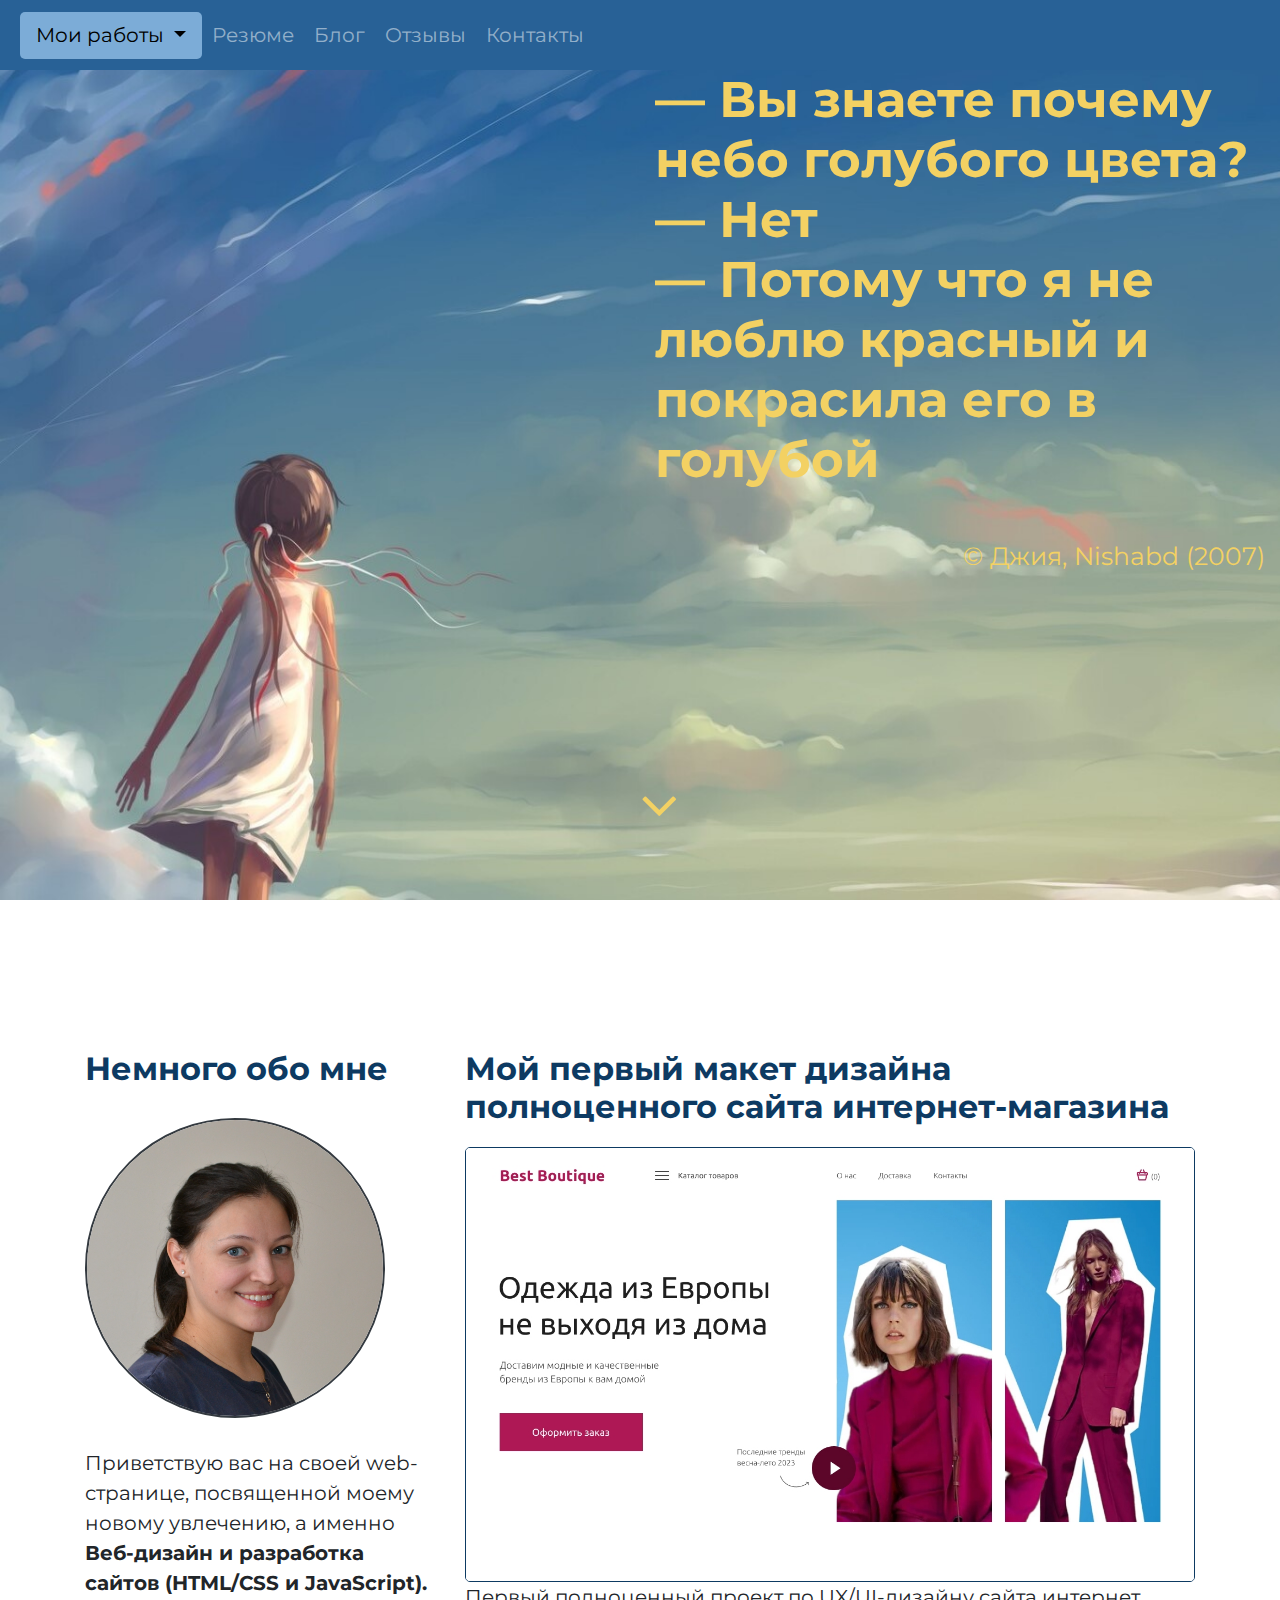
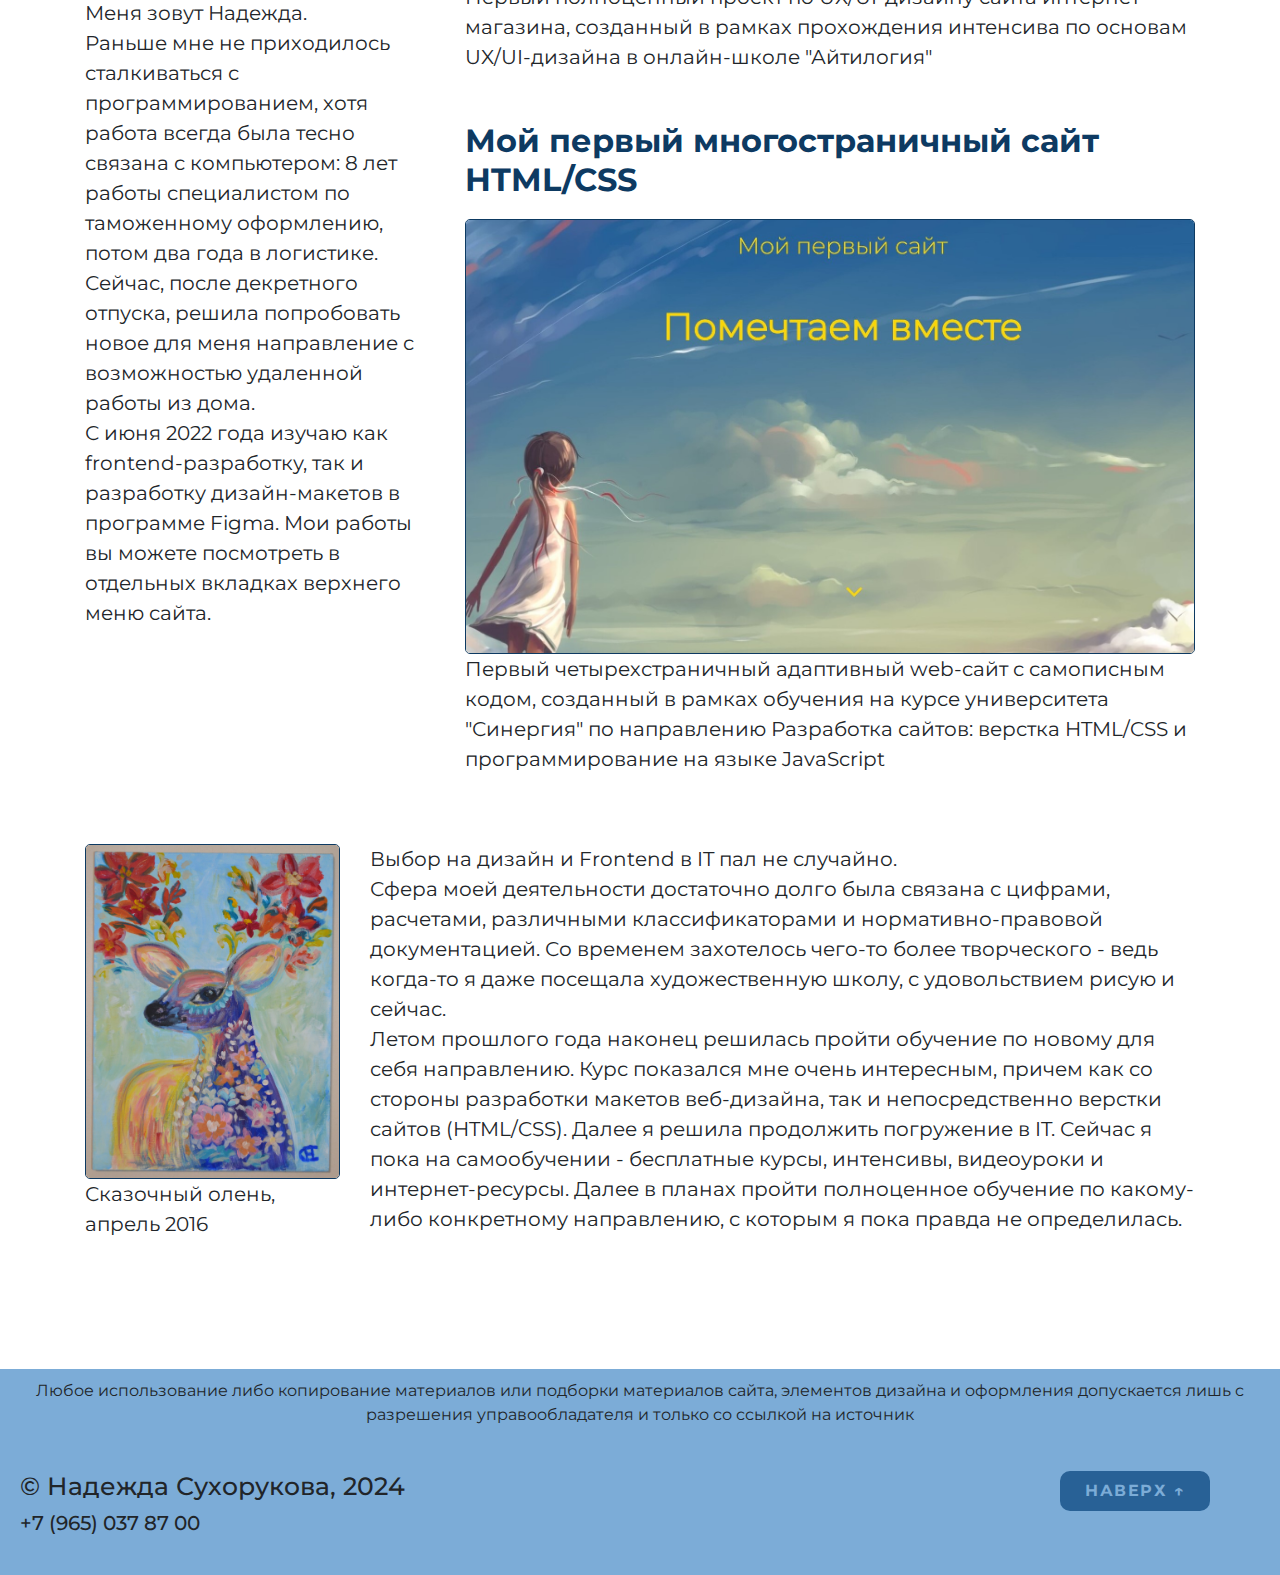
<file: index.html>
<!DOCTYPE html>
<html lang="en">
<head>
    <meta charset="UTF-8">
    <title>Portfolio_new</title>
    <meta name="viewport" content="width=device-width, initial-scale=1">
    <link rel="stylesheet" href="https://maxcdn.bootstrapcdn.com/bootstrap/4.1.0/css/bootstrap.min.css">
    <!--подключаем собственные стили-->
    <link rel="stylesheet" href="styles.css">
    <!--подключаем фавикон-->
    <link rel="shortcut icon" type="image/x-icon" href="img/fav/favicon.png">
    <!--подключаем шрифты-->
    <link rel="stylesheet" href="https://fonts.googleapis.com/css2?family=Montserrat:wght@300&display=swap">
    <link rel="stylesheet" href="https://stackpath.bootstrapcdn.com/font-awesome/4.7.0/css/font-awesome.min.css">
    <script src="https://ajax.googleapis.com/ajax/libs/jquery/3.3.1/jquery.min.js"></script>
    <script src="https://cdnjs.cloudflare.com/ajax/libs/popper.js/1.14.0/umd/popper.min.js"></script>
    <script src="https://maxcdn.bootstrapcdn.com/bootstrap/4.1.0/js/bootstrap.min.js"></script>

</head>
<body>

<!--
Основной Цвет:
#286296	#335371	#0D3A62	#5B96CB	#79A4CB   синий: яркий / тускло-серый / темный / светлый / очень светлый
Вторичный Цвет A:
#E8BC31	#AE9547	#977610	#F3D163	#F3DA8A   шафрановый: яркий / тускло-серый / темный / светлый / очень светлый
Вторичный Цвет B:
#E86A31	#AE6747	#973A10	#F39063	#F3AB8A   рыжий: яркий / тускло-серый / темный / светлый / очень светлый

близкий к синему - светло зеленый #66D6C0
-->

<!--  MENU -->
<nav class="navbar fixed-top navbar-expand-sm navbar-dark">
    <div class="dropdown open">
        <button class="btn dropdown-toggle" type="button" id="dropdownMenuButton" data-toggle="dropdown"
                aria-haspopup="true" aria-expanded="false" style="background-color: #7CACD7;">Мои работы
        </button>
        <div class="dropdown-menu" aria-labelledby="dropdownMenuButton">
            <a class="dropdown-item" href="pages/Sites/index_Sites.html">Сайты</a>
            <a class="dropdown-item" href="pages/Content/index_Content.html">Контент</a>
            <a class="dropdown-item" href="pages/Design/index_Design.html">Дизайн</a>
        </div>
    </div>
    <div class="collapse navbar-collapse" id="collapsibleNavbar">
        <ul class="navbar-nav">
            <li class="nav-item">
                <a class="nav-link" target="_blank"
                   href="https://spb.hh.ru/resume/140a041dff09cc99e50039ed1f4a733579504f">Резюме</a>
            </li>
            <li class="nav-item">
                <a class="nav-link" target="_blank" href="pages/Dummy/index_Dummy.html">Блог</a>
            </li>
            <li class="nav-item">
                <a class="nav-link" target="_blank" href="pages/Dummy/index_Dummy.html">Отзывы</a>
            </li>
            <li class="nav-item">
                <a class="nav-link" href="pages/Dummy/index_Dummy.html">Контакты</a>
            </li>
        </ul>
    </div>
</nav>

<!--  BANNER -->
<div class="banner">
    <div class="container-fluid">
        <div class="row">
            <div class="intro col-sm-6 offset-sm-6" style="margin-top: 70px; margin-right: 50px;">
                <blockquote class="blockquote">
                    <h1><strong>— Вы знаете почему небо голубого цвета? <br>— Нет <br>— Потому что я не люблю красный и покрасила его в голубой</strong></h1><br>
                    <p>&copy; Джия, Nishabd (2007)</p>
                </blockquote>
            </div>
        </div>
        <div class="arrow"><a href="#container" class="fa fa-angle-down" aria-hidden="true"></a></div>
    </div>
</div>

<!--  CONTENT -->

<div class="container" id="container" style="margin-top:50px; padding-top: 100px;">
    <div class="row">
        <div class="col-sm-4">
            <h3>Немного обо мне</h3>
            <div class="circle" style="margin: 30px auto">
                <img src="img/DSC_0020.JPG" width="300px" alt="Мое фото" class="img-fluid rounded-circle border-dark"
                     style="border: 2px solid gray"></div>
            <p>Приветствую вас на своей web-странице, посвященной моему новому увлечению, а именно <strong>Веб-дизайн и
                разработка сайтов (HTML/CSS и JavaScript).</strong><br> Меня зовут Надежда.<br> Раньше мне не
                приходилось сталкиваться с программированием, хотя работа всегда была тесно связана с компьютером: 8 лет
                работы специалистом по таможенному оформлению, потом два года в логистике. Сейчас, после декретного
                отпуска, решила попробовать новое для меня направление с возможностью удаленной работы из дома.<br>
                С июня 2022 года изучаю как frontend-разработку, так и разработку дизайн-макетов в программе
                Figma. Мои работы вы можете посмотреть в отдельных вкладках верхнего меню сайта.</p>
            <hr class="d-sm-none">
        </div>
        <div class="col-sm-8">
            <h3>Мой первый макет дизайна полноценного сайта интернет-магазина</h3>
            <div class="gallary1" style="margin-top: 20px">
                <a target="_blank" href="pages/Design/img/Project%203_1440.jpg">
                    <img src="img/carousel/UX,UI-design%20Project%203.jpg" class="d-block w-100"
                         alt="Принт-скрин шапки макета"></a>
                <p>Первый полноценный проект по UX/UI-дизайну сайта интернет магазина, созданный в рамках прохождения
                    интенсива по основам UX/UI-дизайна в онлайн-школе "Айтилогия"</p>
            </div>
            <br>
            <h3>Мой первый многостраничный сайт HTML/CSS</h3>
            <div class="gallary1" style="margin-top: 20px">
                <a target="_blank" href="pages/Sites/MyFirstSite/index.html">
                    <img src="img/carousel/Screenshot_2.jpg" class="d-block w-100"
                         alt="Принт-скрин шапки сайта"></a>
                <p>Первый четырехстраничный адаптивный web-сайт с самописным кодом, созданный в рамках обучения на курсе
                    университета "Синергия" по направлению Разработка сайтов: верстка HTML/CSS и программирование на
                    языке JavaScript</p>
            </div>
        </div>
    </div>
    <div class="row" style="margin-top:50px;">
        <div class="col-sm-3">
            <a target="_blank" href="img/deer.JPG">
                <img src="img/deer.JPG" class="d-block w-100"
                     alt="Фотография картины 'Сказочный олень'"></a>
            <p>Сказочный олень, апрель 2016</p>
        </div>
        <hr class="d-sm-none">
        <div class="col-sm-9">
            <p>Выбор на дизайн и Frontend в IT пал не случайно.<br>Сфера моей деятельности достаточно долго была
                связана с цифрами, расчетами, различными классификаторами и нормативно-правовой документацией. Со
                временем захотелось чего-то более творческого - ведь когда-то я даже посещала художественную школу, с
                удовольствием рисую и сейчас.<br>Летом прошлого года наконец решилась пройти обучение по новому для себя
                направлению. Курс показался мне очень интересным, причем как со стороны разработки макетов веб-дизайна,
                так и непосредственно верстки сайтов (HTML/CSS). Далее я решила продолжить погружение в IT. Сейчас я
                пока на самообучении - бесплатные курсы, интенсивы, видеоуроки и интернет-ресурсы. Далее в планах пройти
                полноценное обучение по какому-либо конкретному направлению, с которым я пока правда не определилась.
            </p>
        </div>

    </div>
</div>


<!-- FOOTER -->

<div class="container-fluid" style="margin-top:110px;">
    <div class="row">
        <div class="footer">
            <p>Любое использование либо копирование материалов или подборки материалов сайта, элементов дизайна и
                оформления допускается лишь с разрешения управообладателя и только со ссылкой на источник</p><br>
            <!------ Footer Left ------>
            <div class="ft-left">
                <h5>&copy; Надежда Сухорукова, 2024</h5>
                <h6>+7 (965) 037 87 00</h6>
            </div>
            <!----- //Footer Left ----->
            <!------ Footer Right ------>
            <div class="ft-right">
                <a href="#" class="button">наверх &uarr;</a>
            </div>
            <!----- //Footer Right ----->
        </div>
    </div>
</div>

</body>
</html>
</file>
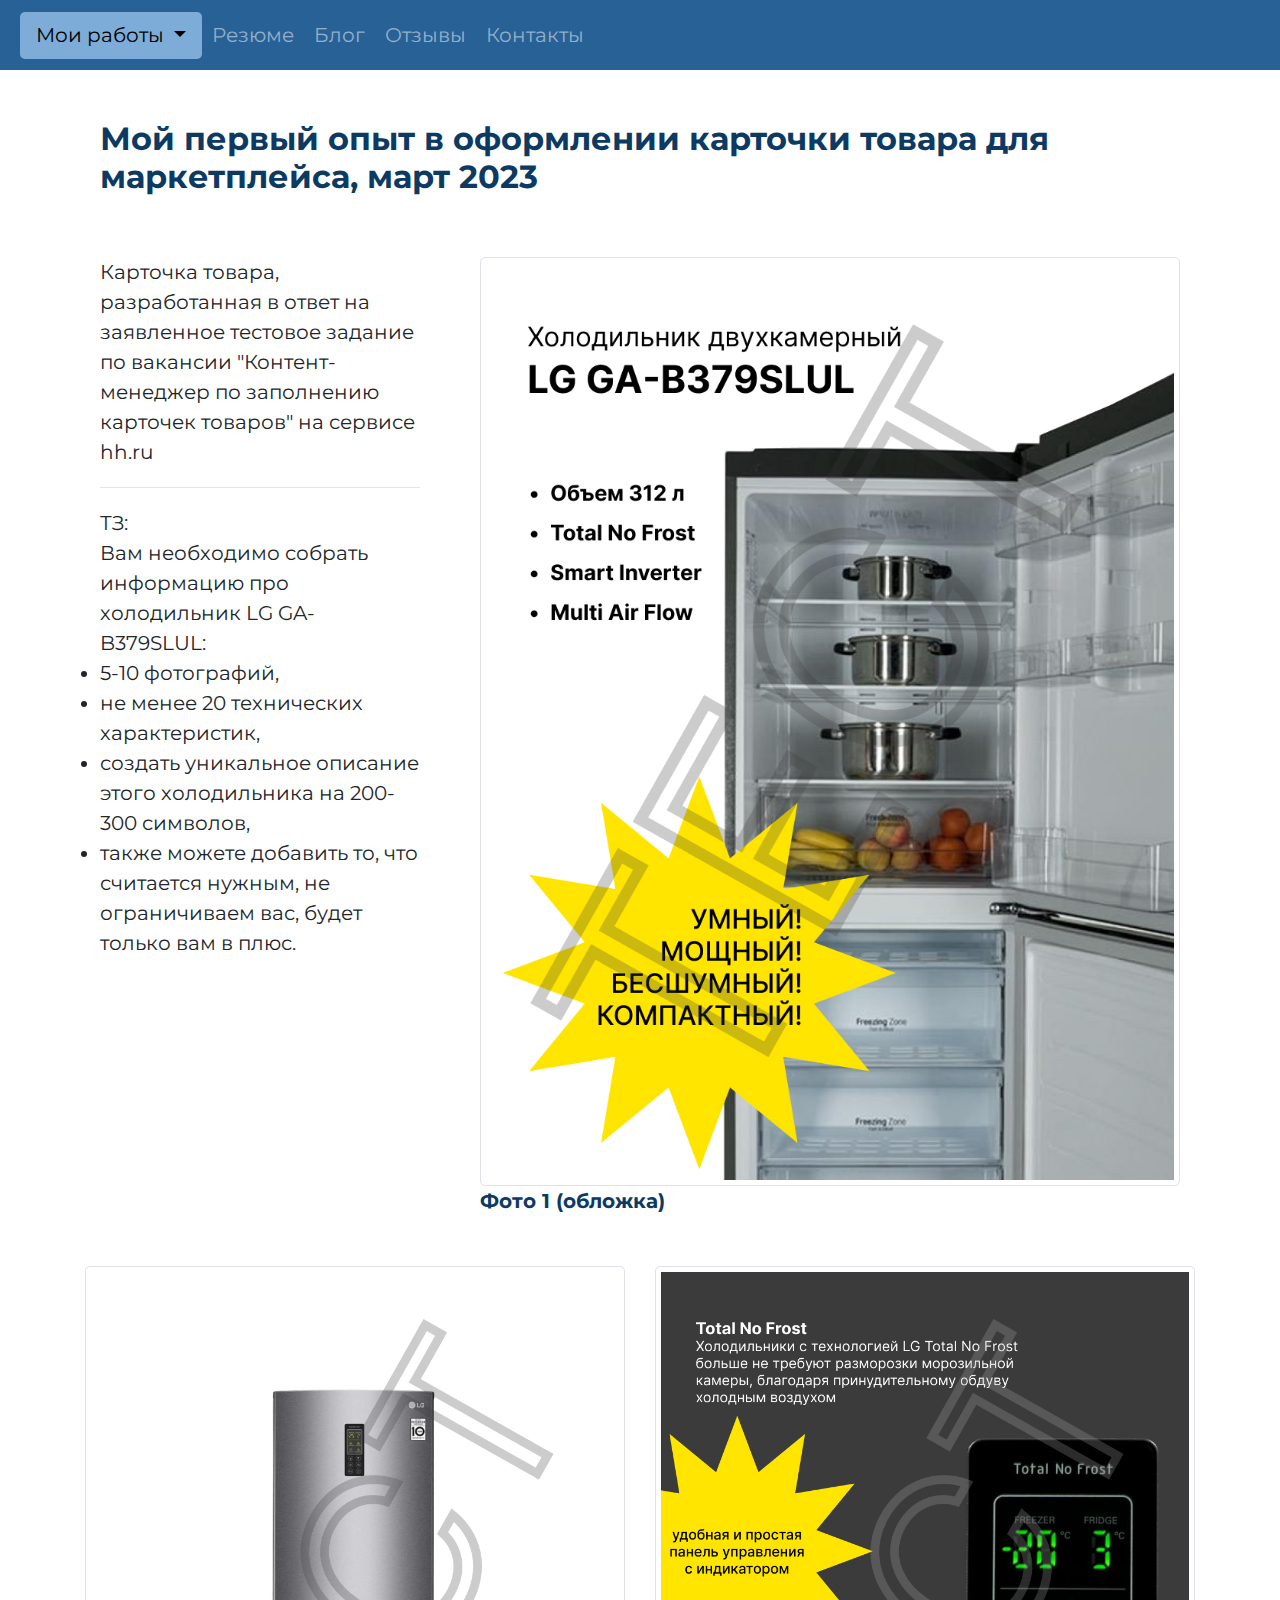
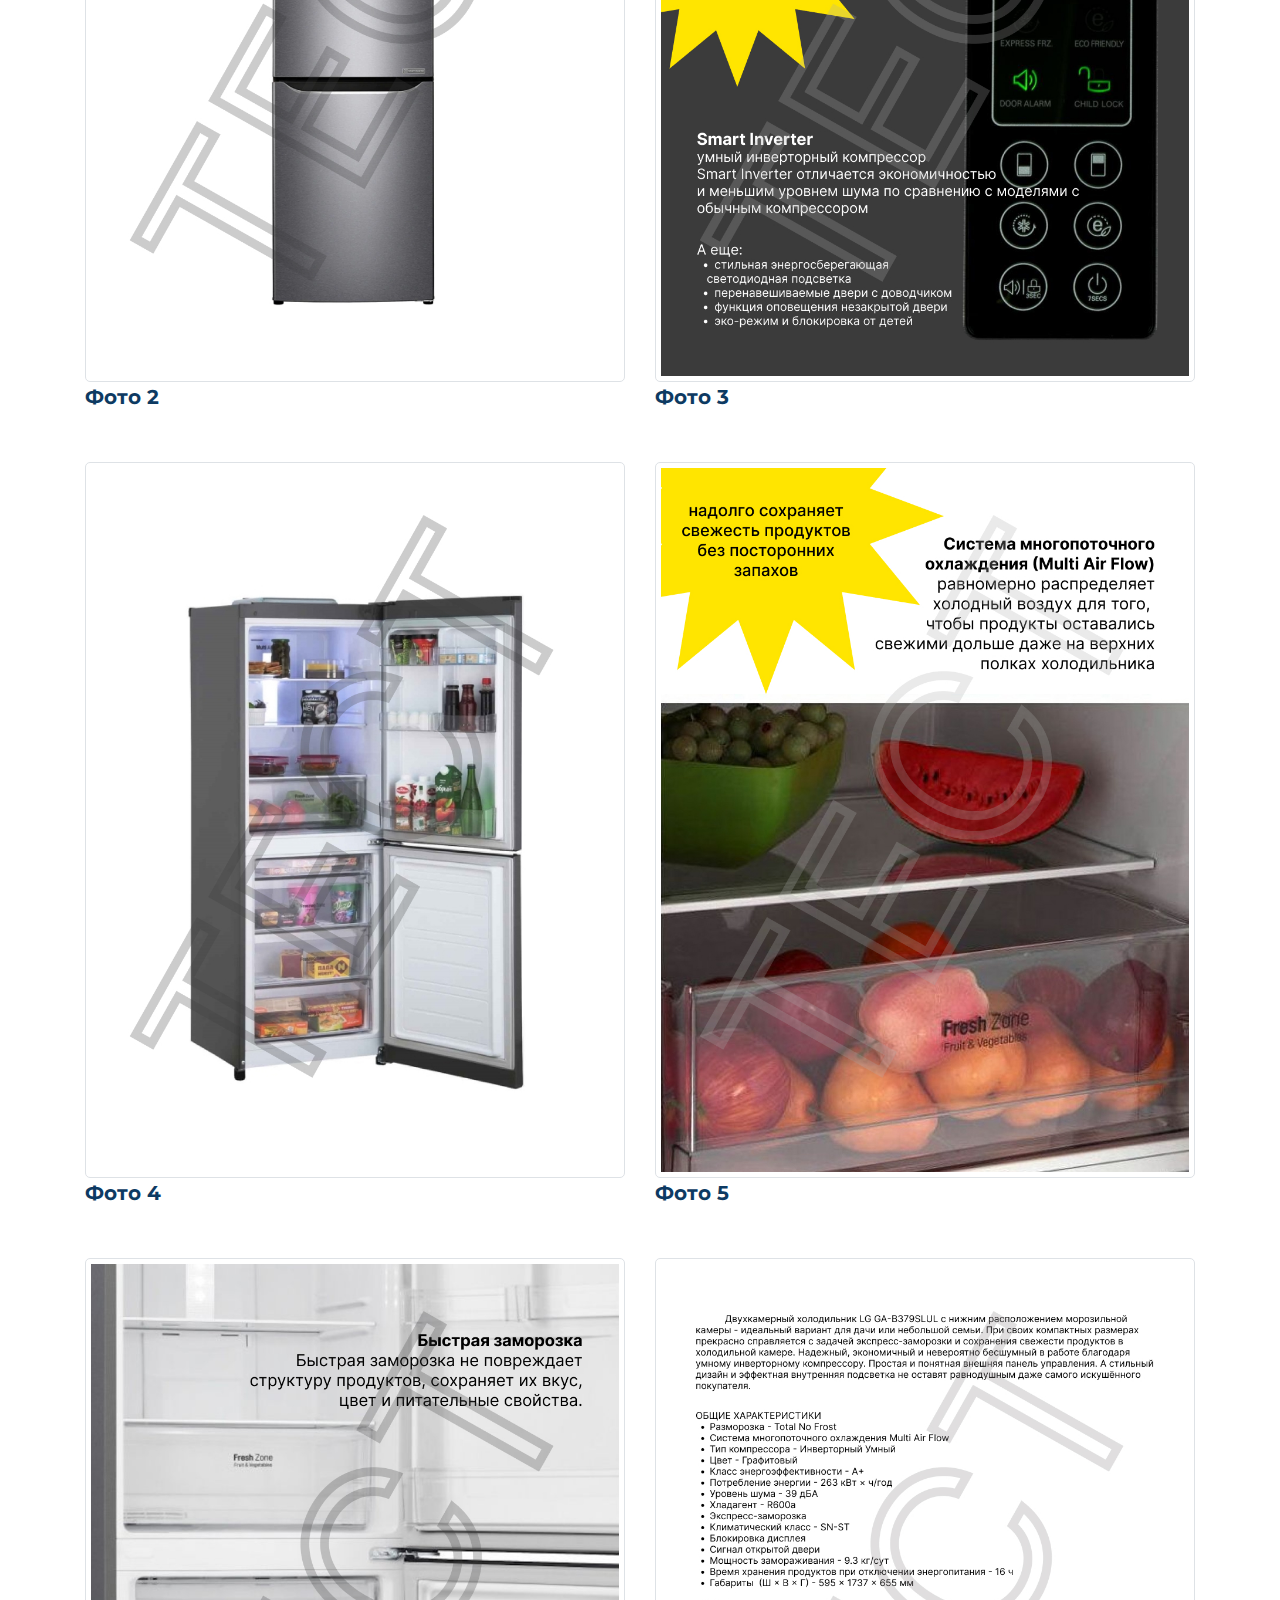
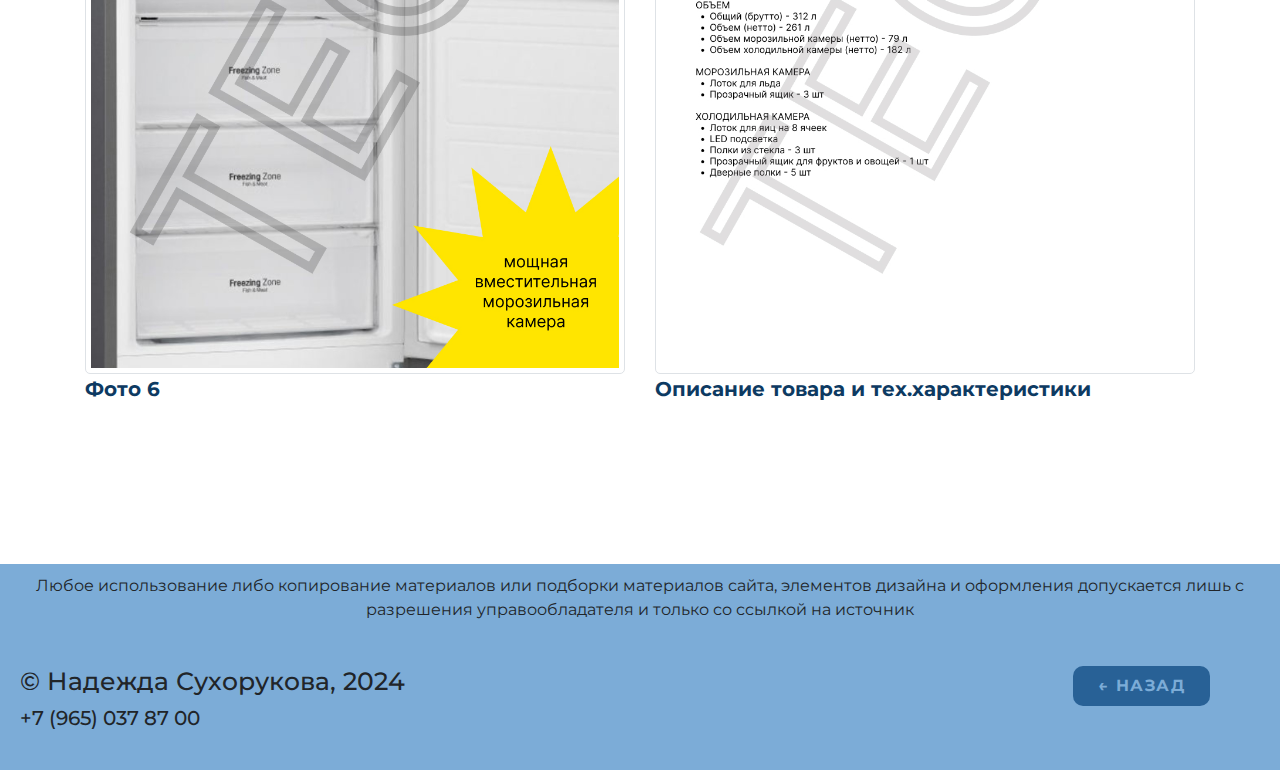
<file: pages/Content/index_Content.html>
<!DOCTYPE html>
<html lang="en">
<head>
    <meta charset="UTF-8">
    <title>Portfolio_new</title>
    <meta name="viewport" content="width=device-width, initial-scale=1">
    <link rel="stylesheet" href="https://maxcdn.bootstrapcdn.com/bootstrap/4.1.0/css/bootstrap.min.css">
    <!--подключаем собственные стили-->
    <link rel="stylesheet" href="../../styles.css">
    <!--подключаем фавикон-->
    <link rel="shortcut icon" type="image/x-icon" href="../../img/fav/favicon.png">
    <!--подключаем шрифты-->
    <link rel="stylesheet" href="https://fonts.googleapis.com/css2?family=Montserrat:wght@300&display=swap">
    <link rel="stylesheet" href="https://stackpath.bootstrapcdn.com/font-awesome/4.7.0/css/font-awesome.min.css">
    <script src="https://ajax.googleapis.com/ajax/libs/jquery/3.3.1/jquery.min.js"></script>
    <script src="https://cdnjs.cloudflare.com/ajax/libs/popper.js/1.14.0/umd/popper.min.js"></script>
    <script src="https://maxcdn.bootstrapcdn.com/bootstrap/4.1.0/js/bootstrap.min.js"></script>

</head>
<body>

<!--  MENU -->
<nav class="navbar fixed-top navbar-expand-sm navbar-dark">
    <div class="dropdown open">
        <button class="btn dropdown-toggle" type="button" id="dropdownMenuButton" data-toggle="dropdown"
                aria-haspopup="true" aria-expanded="false" style="background-color: #7CACD7;">Мои работы
        </button>
        <div class="dropdown-menu" aria-labelledby="dropdownMenuButton">
            <a class="dropdown-item" href="../Sites/index_Sites.html">Сайты</a>
            <a class="dropdown-item" href="../Content/index_Content.html">Контент</a>
            <a class="dropdown-item" href="../Design/index_Design.html">Дизайн</a>
        </div>
    </div>
    <div class="collapse navbar-collapse" id="collapsibleNavbar">
        <ul class="navbar-nav">
            <li class="nav-item">
                <a class="nav-link" target="_blank"
                   href="https://spb.hh.ru/resume/140a041dff09cc99e50039ed1f4a733579504f">Резюме</a>
            </li>
            <li class="nav-item">
                <a class="nav-link" target="_blank" href="../Dummy/index_Dummy.html">Блог</a>
            </li>
            <li class="nav-item">
                <a class="nav-link" target="_blank" href="../Dummy/index_Dummy.html">Отзывы</a>
            </li>
            <li class="nav-item">
                <a class="nav-link" href="../Dummy/index_Dummy.html">Контакты</a>
            </li>
        </ul>
    </div>
</nav>

<!--  CONTENT -->

<div class="container" style="margin-top:120px; margin-bottom: 30px;">
    <div class="row">
        <h3 style="padding: 0 30px 50px;">Мой первый опыт в оформлении карточки товара для маркетплейса, март 2023</h3>
            
        <div class="col-lg-4 col-md-4 col-12" style="padding: 0 30px 50px;">
           <div class="desc">Карточка товара, разработанная в ответ на заявленное тестовое задание по вакансии "Контент-менеджер по заполнению карточек товаров" на сервисе hh.ru<hr>ТЗ:<br>Вам необходимо собрать информацию про холодильник LG GA-B379SLUL:
               <ul>
                   <li>5-10 фотографий,</li>
                   <li>не менее 20 технических характеристик,</li>
                   <li>создать уникальное описание этого холодильника на 200-300 символов,</li>
                   <li>также можете добавить то, что считается нужным, не ограничиваем вас, будет только вам в плюс.</li>
               </ul>
            </div>
        </div>
        
        <div class="col-lg-8 col-md-8 col-12" style="padding: 0 30px 50px;">
            <a target="_blank" href="../Content/img/Frame%201.jpg">
                <img class="img-fluid img-thumbnail" src="../Content/img/Frame%201.jpg"
                     alt="Фото 1 (обложка)">
                <div class="desc">Фото 1 (обложка)</div>
            </a>
        </div>
        
        <div class="col-lg-6 col-md-6 col-12" style="margin-bottom: 50px;">
            <a target="_blank" href="../Content/img/Frame%202.jpg">
                <img class="img-fluid img-thumbnail" src="../Content/img/Frame%202.jpg"
                     alt="Фото 2">
                <div class="desc">Фото 2</div>
            </a>
        </div>
        
        <div class="col-lg-6 col-md-6 col-12" style="margin-bottom: 50px;">
            <a target="_blank" href="../Content/img/Frame%203.jpg">
                <img class="img-fluid img-thumbnail" src="../Content/img/Frame%203.jpg"
                     alt="Фото 3">
                <div class="desc">Фото 3</div>
            </a>
        </div>
        
        <div class="col-lg-6 col-md-6 col-12" style="margin-bottom: 50px;">
            <a target="_blank" href="../Content/img/Frame%204.jpg">
                <img class="img-fluid img-thumbnail" src="../Content/img/Frame%204.jpg"
                     alt="Фото 4">
                <div class="desc">Фото 4</div>
            </a>
        </div>
        
        <div class="col-lg-6 col-md-6 col-12" style="margin-bottom: 50px;">
            <a target="_blank" href="../Content/img/Frame%205.jpg">
                <img class="img-fluid img-thumbnail" src="../Content/img/Frame%205.jpg"
                     alt="Фото 5">
                <div class="desc">Фото 5</div>
            </a>
        </div>
        
         <div class="col-lg-6 col-md-6 col-12" style="margin-bottom: 50px;">
            <a target="_blank" href="../Content/img/Frame%206.jpg">
                <img class="img-fluid img-thumbnail" src="../Content/img/Frame%206.jpg"
                     alt="Фото 6">
                <div class="desc">Фото 6</div>
            </a>
        </div>
        
         <div class="col-lg-6 col-md-6 col-12" style="margin-bottom: 50px;">
            <a target="_blank" href="../Content/img/Frame%207.jpg">
                <img class="img-fluid img-thumbnail" src="../Content/img/Frame%207.jpg"
                     alt="Описание товара и тех.характеристики">
                <div class="desc">Описание товара и тех.характеристики</div>
            </a>
        </div>
        
    </div>
</div>

<!-- FOOTER -->

<div class="container-fluid" style="margin-top:110px;">
    <div class="row">
        <div class="footer">
            <p>Любое использование либо копирование материалов или подборки материалов сайта, элементов дизайна и
                оформления допускается лишь с разрешения управообладателя и только со ссылкой на источник</p><br>
            <!------ Footer Left ------>
            <div class="ft-left">
                <h5>&copy; Надежда Сухорукова, 2024</h5>
                <h6>+7 (965) 037 87 00</h6>
            </div>
            <!----- //Footer Left ----->
            <!------ Footer Right ------>
            <div class="ft-right">
                <a href="../../index.html" class="button">&larr; Назад</a>
            </div>
            <!----- //Footer Right ----->
        </div>
    </div>
</div>

</body>
</html>
</file>
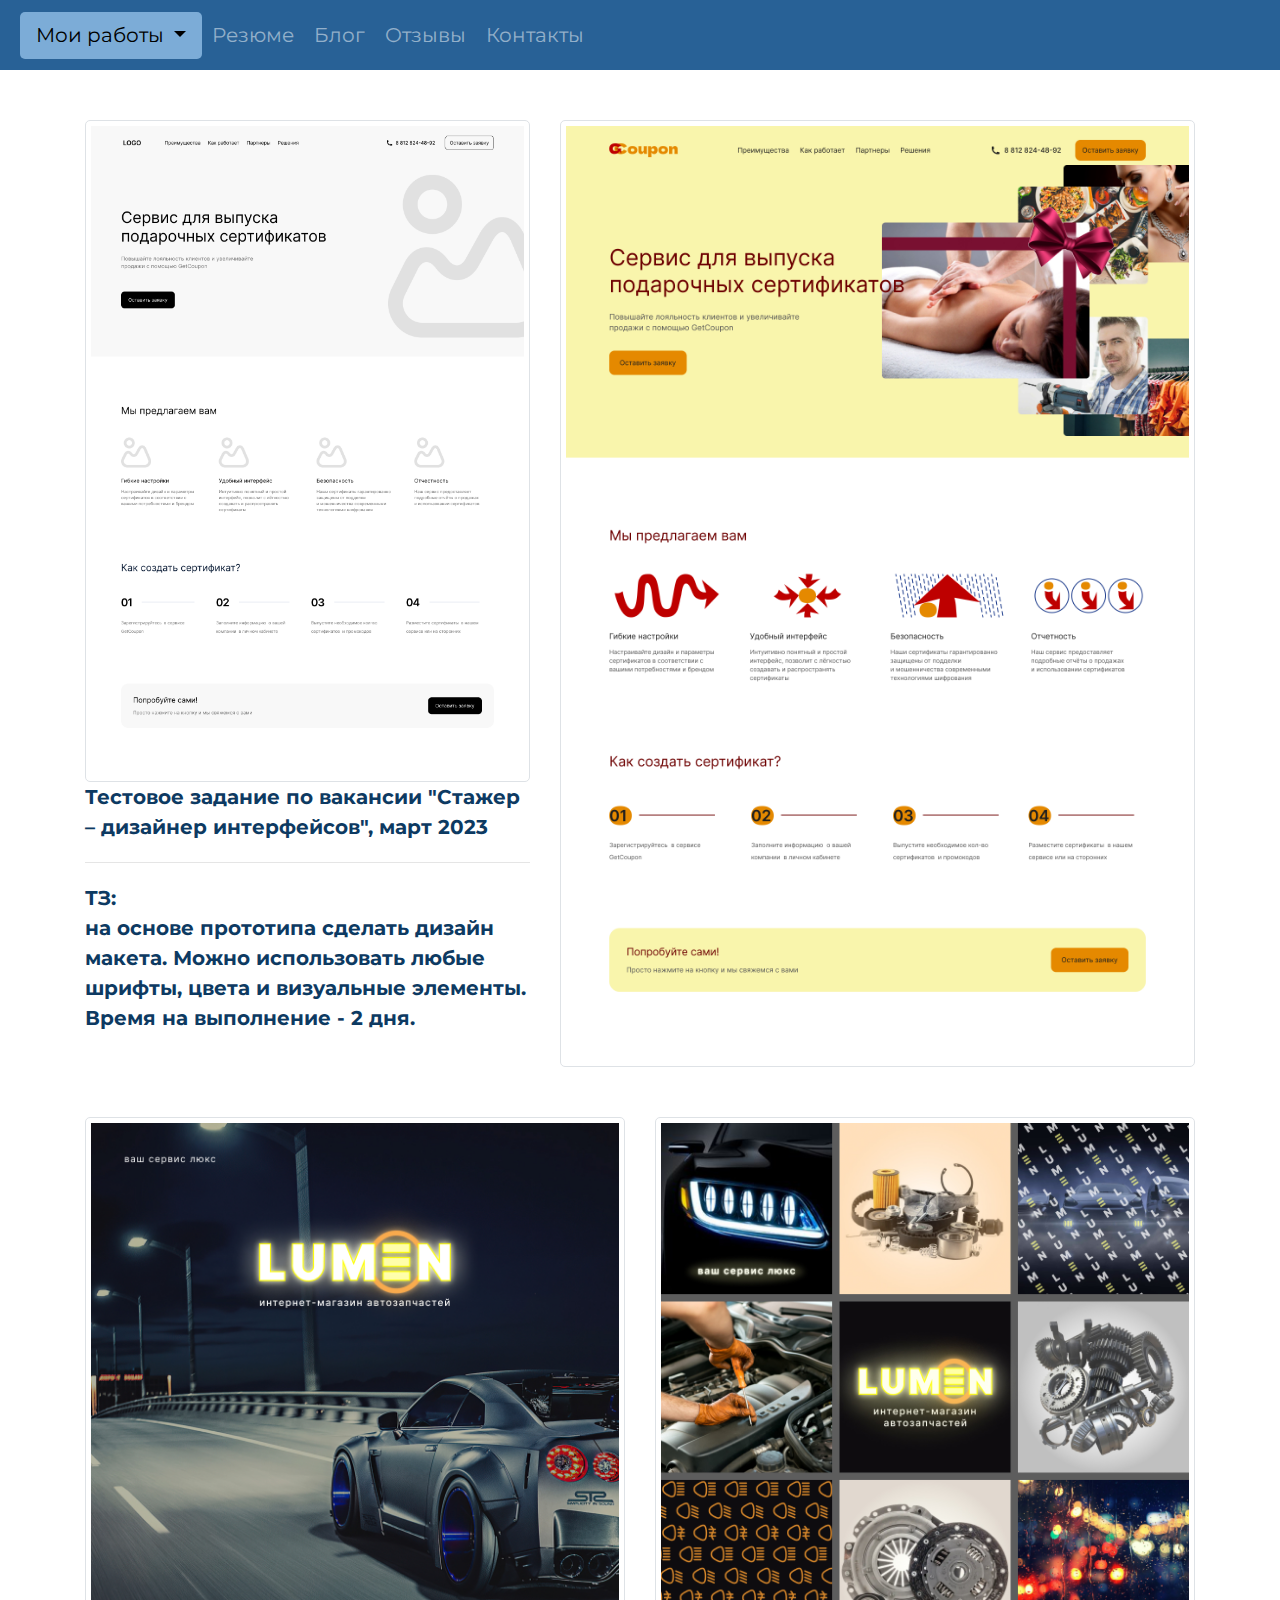
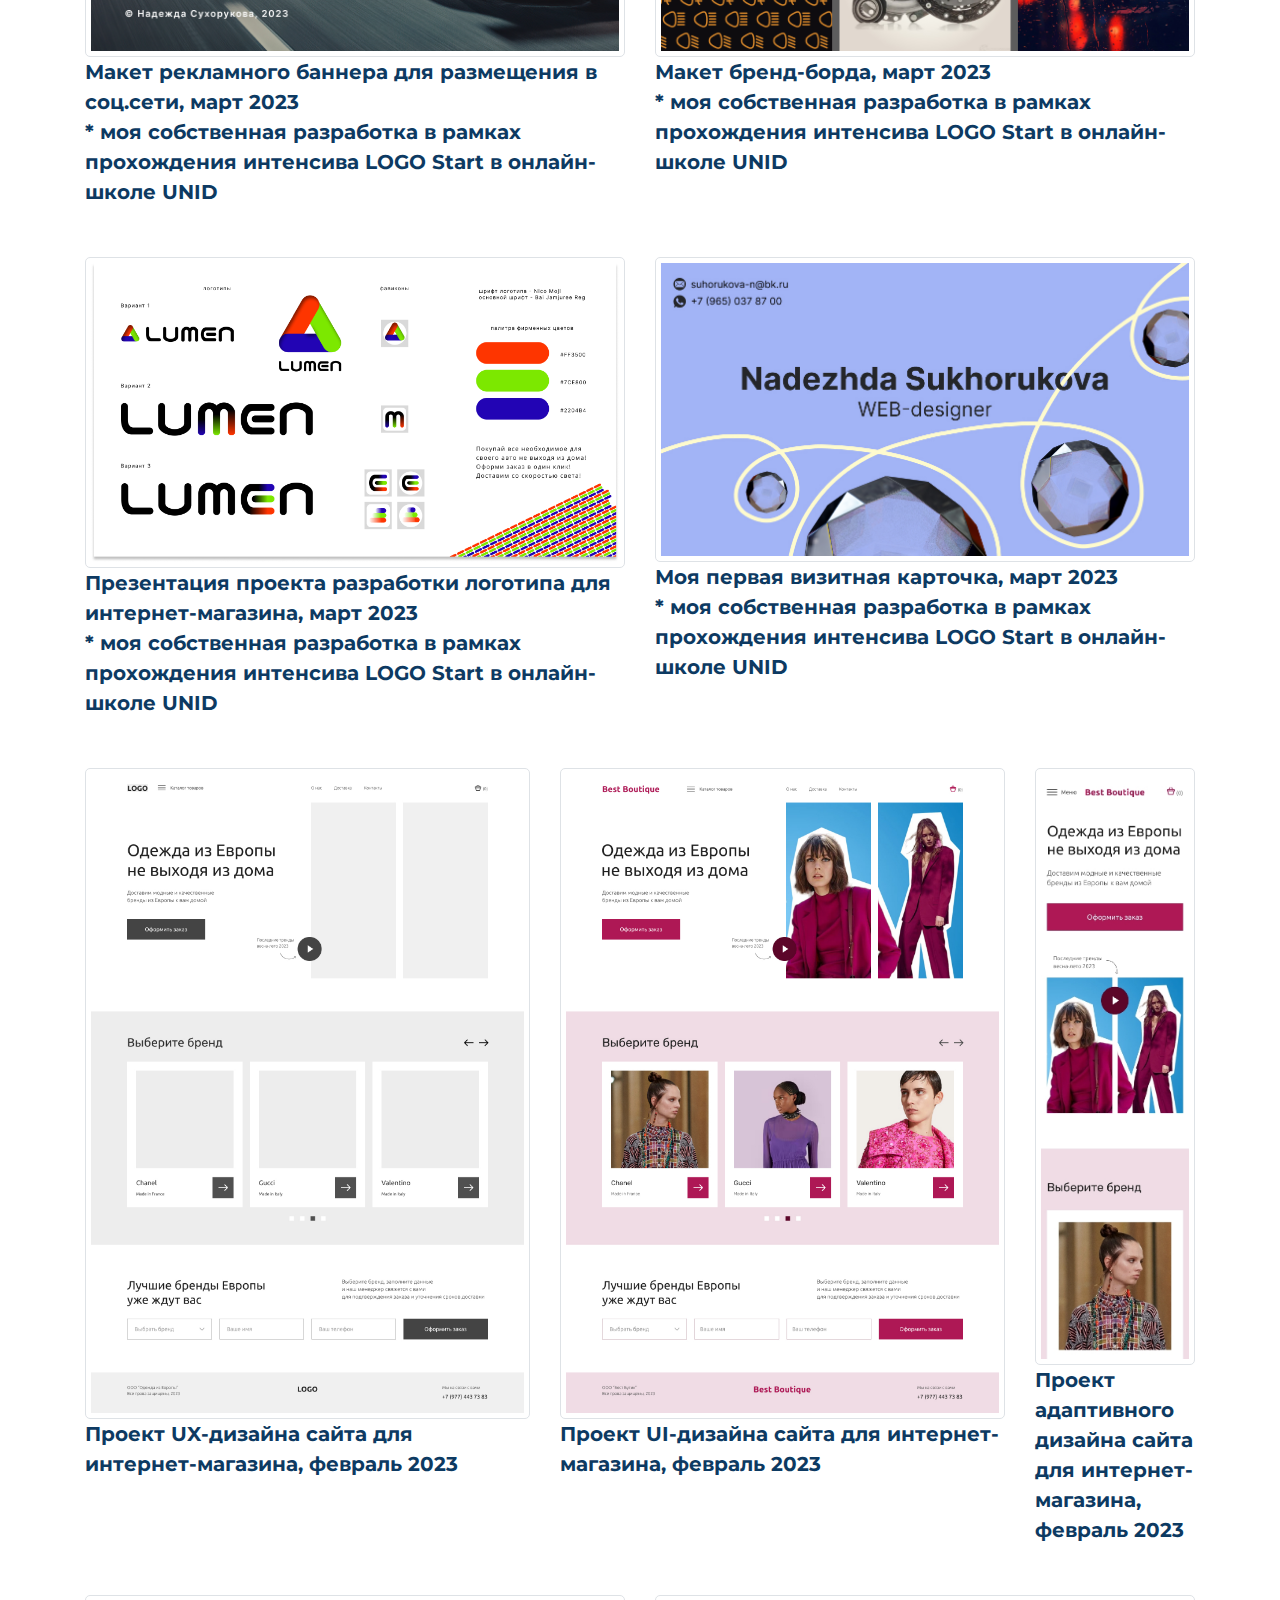
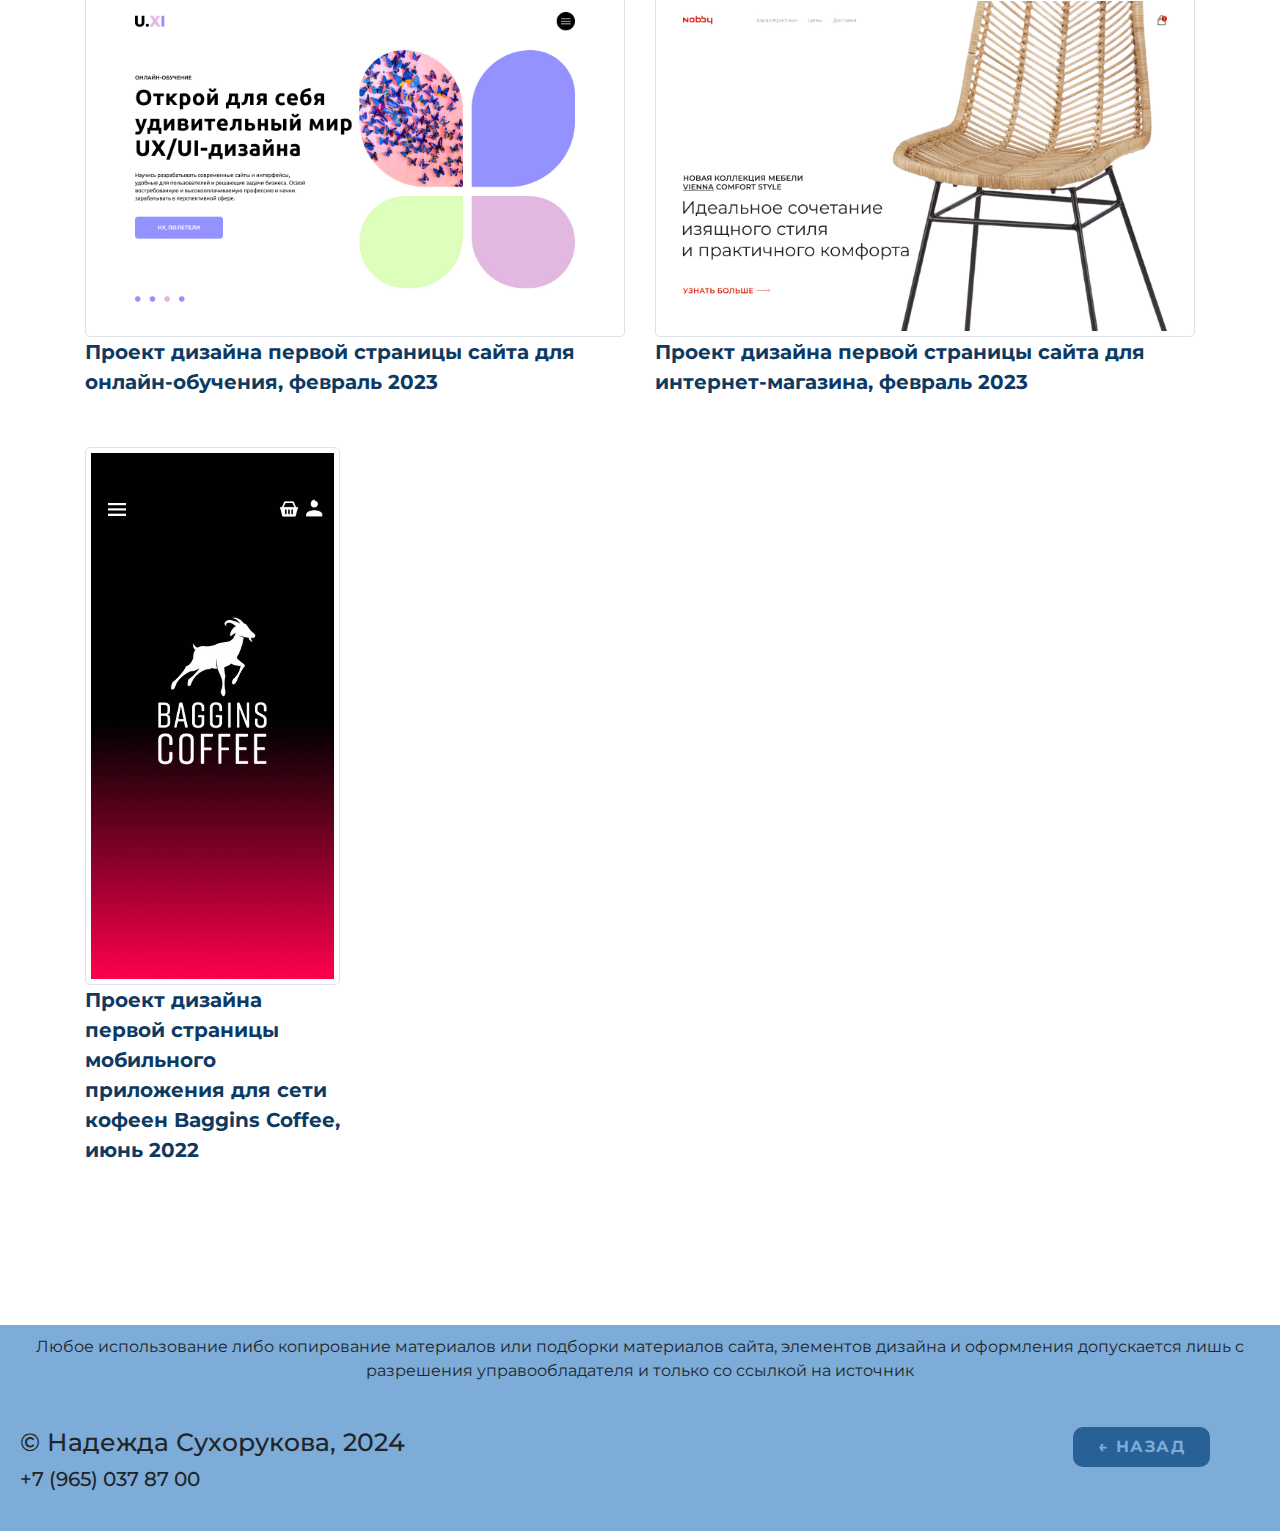
<file: pages/Design/index_Design.html>
<!DOCTYPE html>
<html lang="en">
<head>
    <meta charset="UTF-8">
    <title>Portfolio_new</title>
    <meta name="viewport" content="width=device-width, initial-scale=1">
    <link rel="stylesheet" href="https://maxcdn.bootstrapcdn.com/bootstrap/4.1.0/css/bootstrap.min.css">
    <!--подключаем собственные стили-->
    <link rel="stylesheet" href="../../styles.css">
    <!--подключаем фавикон-->
    <link rel="shortcut icon" type="image/x-icon" href="../../img/fav/favicon.png">
    <!--подключаем шрифты-->
    <link rel="stylesheet" href="https://fonts.googleapis.com/css2?family=Montserrat:wght@300&display=swap">
    <link rel="stylesheet" href="https://stackpath.bootstrapcdn.com/font-awesome/4.7.0/css/font-awesome.min.css">
    <script src="https://ajax.googleapis.com/ajax/libs/jquery/3.3.1/jquery.min.js"></script>
    <script src="https://cdnjs.cloudflare.com/ajax/libs/popper.js/1.14.0/umd/popper.min.js"></script>
    <script src="https://maxcdn.bootstrapcdn.com/bootstrap/4.1.0/js/bootstrap.min.js"></script>

</head>
<body>

<!--  MENU -->
<nav class="navbar fixed-top navbar-expand-sm navbar-dark">
    <div class="dropdown open">
        <button class="btn dropdown-toggle" type="button" id="dropdownMenuButton" data-toggle="dropdown"
                aria-haspopup="true" aria-expanded="false" style="background-color: #7CACD7;">Мои работы
        </button>
        <div class="dropdown-menu" aria-labelledby="dropdownMenuButton">
            <a class="dropdown-item" href="../Sites/index_Sites.html">Сайты</a>
            <a class="dropdown-item" href="../Content/index_Content.html">Контент</a>
            <a class="dropdown-item" href="../Design/index_Design.html">Дизайн</a>
        </div>
    </div>
    <div class="collapse navbar-collapse" id="collapsibleNavbar">
        <ul class="navbar-nav">
            <li class="nav-item">
                <a class="nav-link" target="_blank"
                   href="https://spb.hh.ru/resume/140a041dff09cc99e50039ed1f4a733579504f">Резюме</a>
            </li>
            <li class="nav-item">
                <a class="nav-link" target="_blank" href="../Dummy/index_Dummy.html">Блог</a>
            </li>
            <li class="nav-item">
                <a class="nav-link" target="_blank" href="../Dummy/index_Dummy.html">Отзывы</a>
            </li>
            <li class="nav-item">
                <a class="nav-link" href="../Dummy/index_Dummy.html">Контакты</a>
            </li>
        </ul>
    </div>
</nav>

<!--  CONTENT -->

<div class="container" style="margin-top:120px; margin-bottom: 30px;">
    <div class="row">
        
         <!-------- Макет 11 ------->
        <div class="col-lg-5 col-md-5 col-12" style="margin-bottom: 50px;">
            <a target="_blank" href="../Design/img/test1/Lo-Fi_%20UX.jpg">
                <img class="img-fluid img-thumbnail" src="../Design/img/test1/Lo-Fi_%20UX.jpg"
                     alt="Прототип посадочной страницы сервиса для выпуска подарочных сертификатов">
                <div class="desc">Тестовое задание по вакансии "Стажер – дизайнер интерфейсов", март 2023<hr>ТЗ:<br>на основе прототипа сделать дизайн макета. Можно использовать любые шрифты, цвета и визуальные элементы. Время на выполнение - 2 дня.</div>
            </a></div>
        
        <div class="col-lg-7 col-md-7 col-12" style="margin-bottom: 50px;">
            <a target="_blank" href="../Design/img/test1/Lo-Fi_%20UI.jpg">
                <img class="img-fluid img-thumbnail" src="../Design/img/test1/Lo-Fi_%20UI.jpg"
                     alt="UI-дизайн по тестовому заданию">
                </a></div>
        <!------ //Макет 11 ------->

                
        <!-------- Макет 9 ------->
        <div class="col-lg-6 col-md-6 col-12" style="margin-bottom: 50px;">
            <a target="_blank" href="../Design/img/LogoStart/Instagram%20post%20-%201.jpg">
                <img class="img-fluid img-thumbnail" src="../Design/img/LogoStart/Instagram%20post%20-%201.jpg"
                     alt="Макет рекламного баннера для размещения в IG">
                <div class="desc">Макет рекламного баннера для размещения в соц.сети, март 2023<br>* моя собственная разработка в рамках прохождения интенсива LOGO Start в онлайн-школе UNID</div>
            </a></div>
        <!------ //Макет 9 ------->
        
        <!-------- Макет 10 ------->
        <div class="col-lg-6 col-md-6 col-12" style="margin-bottom: 50px;">
            <a target="_blank" href="../Design/img/LogoStart/Instagram%20post%20-%206.jpg">
                <img class="img-fluid img-thumbnail" src="../Design/img/LogoStart/Instagram%20post%20-%206.jpg"
                     alt="Макет бренд-борда">
                <div class="desc">Макет бренд-борда, март 2023<br>* моя собственная разработка в рамках прохождения интенсива LOGO Start в онлайн-школе UNID</div>
            </a></div>
        <!------ //Макет 10 ------->
        
        <!-------- Макет 8 ------->
        <div class="col-lg-6 col-md-6 col-12" style="margin-bottom: 50px;">
            <a target="_blank" href="../Design/img/LogoStart/Slide%20-%208.jpg">
                <img class="img-fluid img-thumbnail" src="../Design/img/LogoStart/Slide%20-%208.jpg"
                     alt="Презентация проекта разработки логотипа для интернет-магазина">
                <div class="desc">Презентация проекта разработки логотипа для интернет-магазина, март 2023<br>* моя собственная разработка в рамках прохождения интенсива LOGO Start в онлайн-школе UNID</div>
            </a></div>
        <!------ //Макет 8 ------->
        
        <!-------- Макет 7 ------->
        <div class="col-lg-6 col-md-6 col-12" style="margin-bottom: 50px;">
            <a target="_blank" href="../Design/img/LogoStart/Name%20Card.jpg">
                <img class="img-fluid img-thumbnail" src="../Design/img/LogoStart/Name%20Card.jpg"
                     alt="Макет дизайна моей визитной карточки">
                <div class="desc">Моя первая визитная карточка, март 2023<br>* моя собственная разработка в рамках прохождения интенсива LOGO Start в онлайн-школе UNID</div>
            </a></div>
        <!------ //Макет 7 ------->

        <!-------- Макет 4 ------->
        <div class="col-lg-5 col-md-5 col-12" style="margin-bottom: 50px;">
            <a target="_blank" href="../Design/img/Project%203_prototype.jpg">
                <img class="img-fluid img-thumbnail" src="../Design/img/Project%203_prototype.jpg"
                     alt="Макет UX-дизайна сайта для интернет-магазина">
                <div class="desc">Проект UX-дизайна сайта для интернет-магазина, февраль 2023</div>
            </a>
        </div>
        <!------ //Макет 4 ------->

        <!-------- Макет 5 ------->
        <div class="col-lg-5 col-md-5 col-12" style="margin-bottom: 50px;">
            <a target="_blank" href="../Design/img/Project%203_1440.jpg">
                <img class="img-fluid img-thumbnail" src="../Design/img/Project%203_1440.jpg"
                     alt="Макет UI-дизайна сайта для интернет-магазина">
                <div class="desc">Проект UI-дизайна сайта для интернет-магазина, февраль 2023</div>
            </a>
        </div>
        <!------ //Макет 5 ------->

        <!-------- Макет 6 ------->
        <div class="col-lg-2 col-md-2 col-12" style="margin-bottom: 50px;">
            <a target="_blank" href="../Design/img/Project%203_adaptation_375.jpg">
                <img class="img-fluid img-thumbnail"
                     src="../Design/img/Project%203_adaptation_375%20_sm.jpg"
                     alt="Макет адаптивного дизайна сайта для интернет-магазина">
                <div class="desc">Проект адаптивного дизайна сайта для интернет-магазина, февраль 2023</div>
            </a>
        </div>
        <!------ //Макет 6 ------->

        <!-------- Макет 2 ------->
        <div class="col-lg-6 col-md-6 col-12" style="margin-bottom: 50px;">
            <a target="_blank" href="../Design/img/Project%201_1440.jpg">
                <img class="img-fluid img-thumbnail" src="../Design/img/Project%201_1440.jpg"
                     alt="Макет дизайна сайта первой страницы для онлайн-обучения">
                <div class="desc">Проект дизайна первой страницы сайта для онлайн-обучения, февраль 2023</div>
            </a></div>
        <!------ //Макет 2 ------->

        <!-------- Макет 3 ------->
        <div class="col-lg-6 col-md-6 col-12" style="margin-bottom: 50px;">
            <a target="_blank" href="../Design/img/Project%202_%201440x900.jpg">
                <img class="img-fluid img-thumbnail"
                     src="../Design/img/Project%202_%201440x900.jpg"
                     alt="Макет дизайна сайта первой страницы для интернет-магазина">
                <div class="desc">Проект дизайна первой страницы сайта для интернет-магазина, февраль 2023</div>
            </a></div>
        <!------ //Макет 3 ------->

        <!-------- Макет 1 ------->
        <div class="col-lg-3 col-md-3 col-12" style="margin-bottom: 50px;">
            <a target="_blank" href="../Design/img/Test%201_%20375x812.jpg">
                <img class="img-fluid img-thumbnail" src="../Design/img/Test%201_%20375x812.jpg"
                     alt="Макет главной страницы мобильного приложения для сети кофеен Baggins Coffee">
                <div class="desc">Проект дизайна первой страницы мобильного приложения для сети кофеен Baggins Coffee,
                    июнь 2022
                </div>
            </a></div>
        <!------ //Макет 1 ------->

    </div>
</div>

<!-- FOOTER -->

<div class="container-fluid" style="margin-top:110px;">
    <div class="row">
        <div class="footer">
            <p>Любое использование либо копирование материалов или подборки материалов сайта, элементов дизайна и
                оформления допускается лишь с разрешения управообладателя и только со ссылкой на источник</p><br>
            <!------ Footer Left ------>
            <div class="ft-left">
                <h5>&copy; Надежда Сухорукова, 2024</h5>
                <h6>+7 (965) 037 87 00</h6>
            </div>
            <!----- //Footer Left ----->
            <!------ Footer Right ------>
            <div class="ft-right">
                <a href="../../index.html" class="button">&larr; Назад</a>
            </div>
            <!----- //Footer Right ----->
        </div>
    </div>
</div>

</body>
</html>
</file>
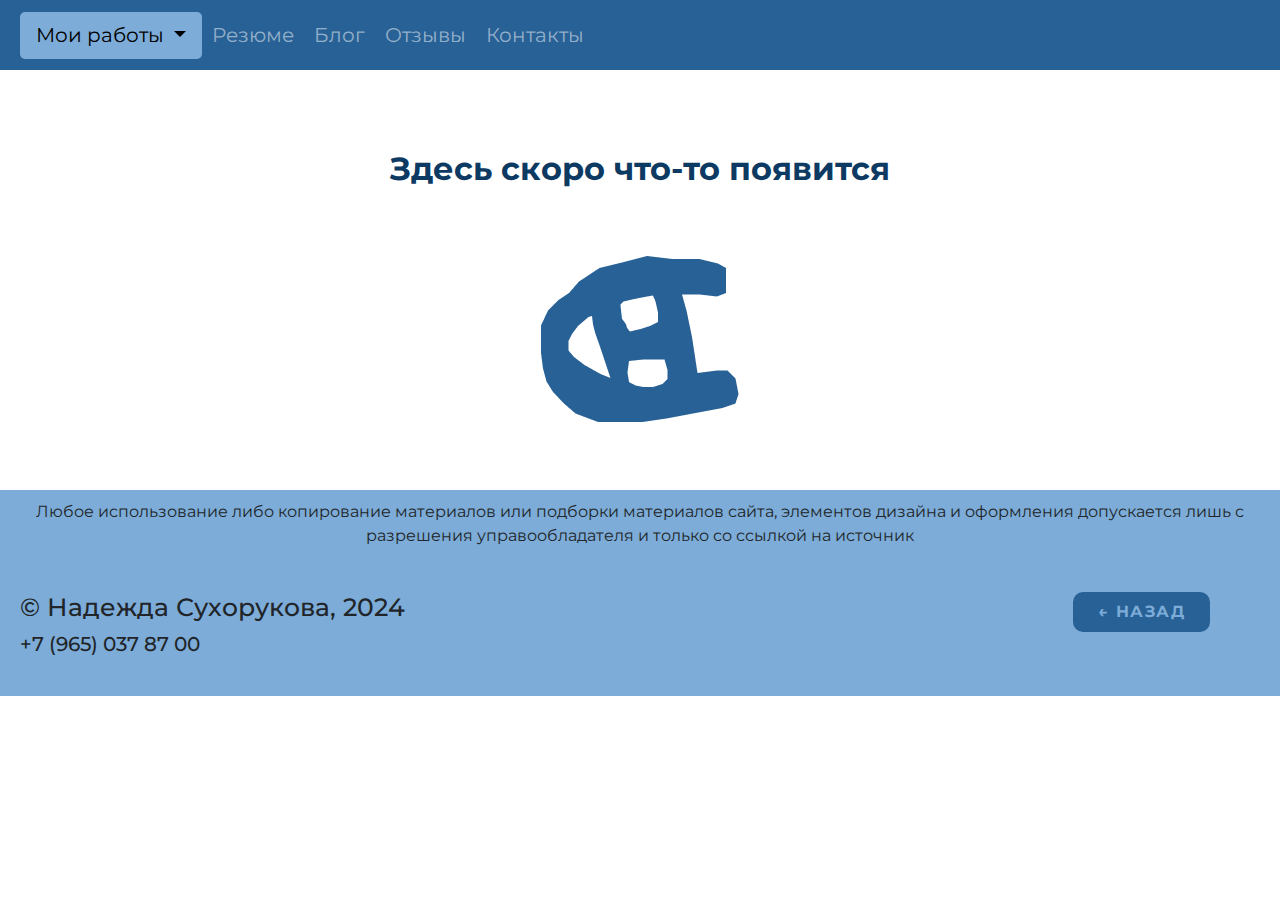
<file: pages/Dummy/index_Dummy.html>
<!DOCTYPE html>
<html lang="en">
<head>
    <meta charset="UTF-8">
    <title>Portfolio_new</title>
    <meta name="viewport" content="width=device-width, initial-scale=1">
    <link rel="stylesheet" href="https://maxcdn.bootstrapcdn.com/bootstrap/4.1.0/css/bootstrap.min.css">
    <!--подключаем собственные стили-->
    <link rel="stylesheet" href="../../styles.css">
    <!--подключаем фавикон-->
    <link rel="shortcut icon" type="image/x-icon" href="../../img/fav/favicon.png">
    <!--подключаем шрифты-->
    <link rel="stylesheet" href="https://fonts.googleapis.com/css2?family=Montserrat:wght@300&display=swap">
    <link rel="stylesheet" href="https://stackpath.bootstrapcdn.com/font-awesome/4.7.0/css/font-awesome.min.css">
    <script src="https://ajax.googleapis.com/ajax/libs/jquery/3.3.1/jquery.min.js"></script>
    <script src="https://cdnjs.cloudflare.com/ajax/libs/popper.js/1.14.0/umd/popper.min.js"></script>
    <script src="https://maxcdn.bootstrapcdn.com/bootstrap/4.1.0/js/bootstrap.min.js"></script>

</head>
<body class="d-flex flex-column min-vh-100">

<!--  MENU -->
<nav class="navbar fixed-top navbar-expand-sm navbar-dark">
    <div class="dropdown open">
        <button class="btn dropdown-toggle" type="button" id="dropdownMenuButton" data-toggle="dropdown"
                aria-haspopup="true" aria-expanded="false" style="background-color: #7CACD7;">Мои работы
        </button>
        <div class="dropdown-menu" aria-labelledby="dropdownMenuButton">
            <a class="dropdown-item" href="../Sites/index_Sites.html">Сайты</a>
            <a class="dropdown-item" href="../Content/index_Content.html">Контент</a>
            <a class="dropdown-item" href="../Design/index_Design.html">Дизайн</a>
        </div>
    </div>
    <div class="collapse navbar-collapse" id="collapsibleNavbar">
        <ul class="navbar-nav">
            <li class="nav-item">
                <a class="nav-link" target="_blank"
                   href="https://spb.hh.ru/resume/140a041dff09cc99e50039ed1f4a733579504f">Резюме</a>
            </li>
            <li class="nav-item">
                <a class="nav-link" target="_blank" href="../Dummy/index_Dummy.html">Блог</a>
            </li>
            <li class="nav-item">
                <a class="nav-link" target="_blank" href="../Dummy/index_Dummy.html">Отзывы</a>
            </li>
            <li class="nav-item">
                <a class="nav-link" href="../Dummy/index_Dummy.html">Контакты</a>
            </li>
        </ul>
    </div>
</nav>

<!--  CONTENT -->

<div class="container flex-grow-1">
    <div class="row text-center align-middle">
        <div class="dummy col-md-6 offset-md-3">
            <h3>Здесь скоро что-то появится</h3>
            <img class="dummy-img" style="border-color: white; padding-top: 40px;" src="../Dummy/img/ns_color.png"
                 alt="Мой логотип с инициалами">
        </div>
    </div>
</div>

<!-- FOOTER -->

<div class="container-fluid">
    <div class="row">
        <div class="footer">
            <p>Любое использование либо копирование материалов или подборки материалов сайта, элементов дизайна и
                оформления допускается лишь с разрешения управообладателя и только со ссылкой на источник</p><br>
            <!------ Footer Left ------>
            <div class="ft-left">
                <h5>&copy; Надежда Сухорукова, 2024</h5>
                <h6>+7 (965) 037 87 00</h6>
            </div>
            <!----- //Footer Left ----->
            <!------ Footer Right ------>
            <div class="ft-right">
                <a href="../../index.html" class="button">&larr; Назад</a>
            </div>
            <!----- //Footer Right ----->
        </div>
    </div>
</div>

</body>
</html>
</file>
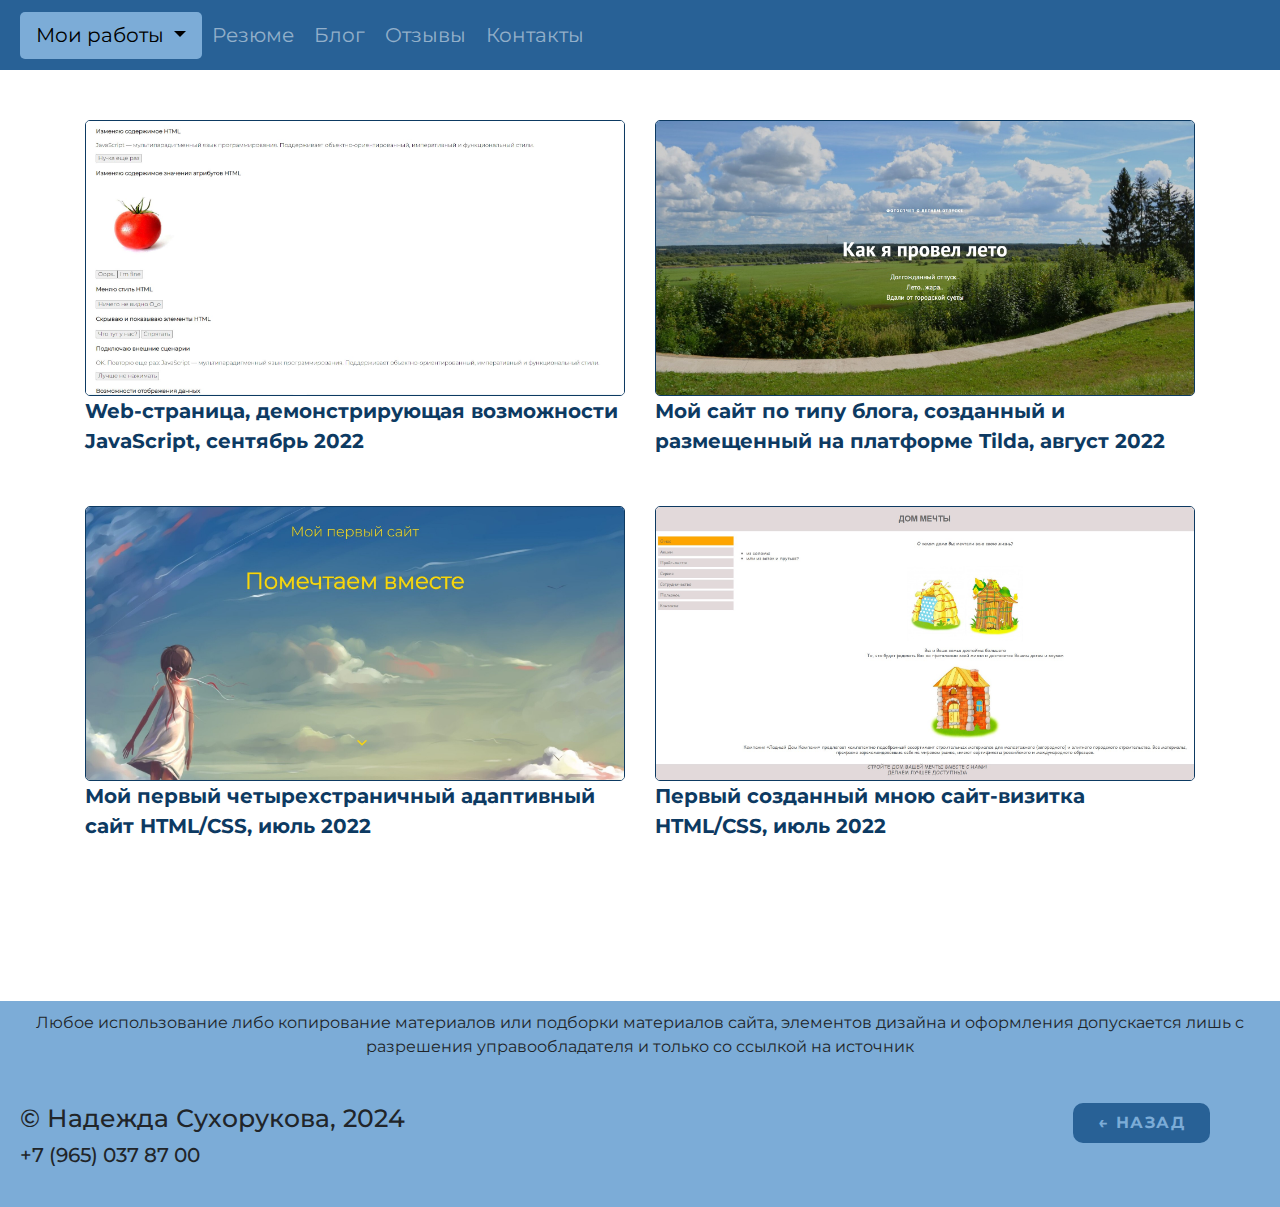
<file: pages/Sites/index_Sites.html>
<!DOCTYPE html>
<html lang="en">
<head>
    <meta charset="UTF-8">
    <title>Portfolio_new</title>
    <meta name="viewport" content="width=device-width, initial-scale=1">
    <link rel="stylesheet" href="https://maxcdn.bootstrapcdn.com/bootstrap/4.1.0/css/bootstrap.min.css">
    <!--подключаем собственные стили-->
    <link rel="stylesheet" href="../../styles.css">
    <!--подключаем фавикон-->
    <link rel="shortcut icon" type="image/x-icon" href="../../img/fav/favicon.png">
    <!--подключаем шрифты-->
    <link rel="stylesheet" href="https://fonts.googleapis.com/css2?family=Montserrat:wght@300&display=swap">
    <link rel="stylesheet" href="https://stackpath.bootstrapcdn.com/font-awesome/4.7.0/css/font-awesome.min.css">
    <script src="https://ajax.googleapis.com/ajax/libs/jquery/3.3.1/jquery.min.js"></script>
    <script src="https://cdnjs.cloudflare.com/ajax/libs/popper.js/1.14.0/umd/popper.min.js"></script>
    <script src="https://maxcdn.bootstrapcdn.com/bootstrap/4.1.0/js/bootstrap.min.js"></script>

</head>
<body>

<!--  MENU -->
<nav class="navbar fixed-top navbar-expand-sm navbar-dark">
    <div class="dropdown open">
        <button class="btn dropdown-toggle" type="button" id="dropdownMenuButton" data-toggle="dropdown"
                aria-haspopup="true" aria-expanded="false" style="background-color: #7CACD7;">Мои работы
        </button>
        <div class="dropdown-menu" aria-labelledby="dropdownMenuButton">
            <a class="dropdown-item" href="../Sites/index_Sites.html">Сайты</a>
            <a class="dropdown-item" href="../Content/index_Content.html">Контент</a>
            <a class="dropdown-item" href="../Design/index_Design.html">Дизайн</a>
        </div>
    </div>
    <div class="collapse navbar-collapse" id="collapsibleNavbar">
        <ul class="navbar-nav">
            <li class="nav-item">
                <a class="nav-link" target="_blank"
                   href="https://spb.hh.ru/resume/140a041dff09cc99e50039ed1f4a733579504f">Резюме</a>
            </li>
            <li class="nav-item">
                <a class="nav-link" target="_blank" href="../Dummy/index_Dummy.html">Блог</a>
            </li>
            <li class="nav-item">
                <a class="nav-link" target="_blank" href="../Dummy/index_Dummy.html">Отзывы</a>
            </li>
            <li class="nav-item">
                <a class="nav-link" href="../Dummy/index_Dummy.html">Контакты</a>
            </li>
        </ul>
    </div>
</nav>

<!--  CONTENT -->

<div class="container" style="margin-top:120px;">
    <div class="row">
        <!-------- Сайт 4 ------->
        <div class="col-lg-6 col-md-6 col-12" style="margin-bottom: 50px;">
            <a target="_blank" href="../Sites/JavaScript/index.html">
                <img class="img-fluid" src="../Sites/img/Site4.jpg"
                     alt="Web-страница, демонстрирующая возможности JS">
                <div class="desc">Web-страница, демонстрирующая возможности JavaScript, сентябрь 2022</div>
            </a>
        </div>
        <!------ //Сайт 4 ------->
        <!-------- Сайт 3 ------->
        <div class="col-lg-6 col-md-6 col-12" style="margin-bottom: 50px;">
            <a target="_blank" href="http://kakyaprovelleto.tilda.ws">
                <img class="img-fluid" src="../Sites/img/Site3.jpg"
                     alt="Одностраничный web-сайт по типу блога">
                <div class="desc">Мой сайт по типу блога, созданный и размещенный на платформе Tilda, август 2022</div>
            </a>
        </div>
        <!------ //Сайт 3 ------->
        <!-------- Сайт 2 ------->
        <div class="col-lg-6 col-md-6 col-12" style="margin-bottom: 50px;">
            <a target="_blank" href="../Sites/MyFirstSite/index.html">
                <img class="img-fluid" src="../Sites/img/Site2.jpg"
                     alt="Первый четырехстраничный web-сайт с самописным кодом, созданный в рамках обучения на курсе университета Синергия по направлению Разработка сайтов: верстка HTML/CSS и программирование на языке JavaScript">
                <div class="desc">Мой первый четырехстраничный адаптивный сайт HTML/CSS, июль 2022</div>
            </a>
        </div>
        <!------ //Сайт 2 ------->
        <!-------- Сайт 1 ------->
        <div class="col-lg-6 col-md-6 col-12" style="margin-bottom: 50px;">
            <a target="_blank" href="LadnyDom/index.html">
                <img class="img-fluid" src="../Sites/img/Site1.jpg"
                     alt="Сайт-визитка компании Ладный Дом">
                <div class="desc">Первый созданный мною cайт-визитка HTML/CSS, июль 2022</div>
            </a></div>
        <!------ //Сайт 1 ------->

    </div>
</div>


<!-- FOOTER -->

<div class="container-fluid" style="margin-top: 110px;">
    <div class="row">
        <div class="footer">
            <p>Любое использование либо копирование материалов или подборки материалов сайта, элементов дизайна и
                оформления допускается лишь с разрешения управообладателя и только со ссылкой на источник</p><br>
            <!------ Footer Left ------>
            <div class="ft-left">
                <h5>&copy; Надежда Сухорукова, 2024</h5>
                <h6>+7 (965) 037 87 00</h6>
            </div>
            <!----- //Footer Left ----->
            <!------ Footer Right ------>
            <div class="ft-right">
                <a href="../../index.html" class="button">&larr; Назад</a>
            </div>
            <!----- //Footer Right ----->
        </div>
    </div>
</div>

</body>
</html>
</file>
<file: styles.css>
* {
    margin: 0;
    padding: 0;
    box-sizing: border-box;
}

html, body {
    height: 100%;
    font-family: 'Montserrat', sans-serif;
    min-width: 300px;
    font-size: 20px;
}

a {
    text-decoration: none;
    transition: 0.5s ease-out;
}

a:hover {
    text-decoration: none;
}

a .desc {
    color: #0D3A62;
    font-weight: bold;
}

a .desc:hover {
    color: #941717;
    text-decoration: none;
}

img {
    border-color: #0D3A62;
    border-style: solid;
    border-radius: 5px;
    border-width: thin;
}

.navbar {
    background-color: #286196;
}

.nav-link:hover {
    background-color: #F39063;
    border-radius: 5px;
}

.navbar .dropdown-menu {
    background-color: #A1C7E9;
}

.navbar .dropdown-item:hover {
    background-color: #F39063;
}

.banner {
    background-image: url("pages/Sites/MyFirstSite/img/fon.jpg");
    background-repeat: no-repeat;
    background-position: left;
    background-size: cover;
    height: 100vh;
    color: #F3D163;
}
blockquote {
    margin-bottom:50%;
}

.intro p {
    text-align: end;
}

.arrow {
    font-size: 60px;
    width: 50px;
    position: absolute;
    bottom: 50px;
    left: 50%;
}
.arrow .fa {
    text-decoration: none;
    color: #F3D163;
}

.arrow .fa:hover {
    color: #941717;
}

.container h3 {
    color: #0D3A62;
    font-size: 32px;
    font-weight: bold;
}

.container h3:hover {
    color: #941717;
}

.footer {
    width: 100%;
    background-color: #7CACD7;
    padding: 10px 20px 30px 20px;
    text-align: center;
    font-size: 16px;
}

.ft-left {
    float: left;
    text-align: left;
}
.footer p {
    text-align: center;
}
.ft-right {
    margin-right: 50px;
    text-align: right;
    }
.button {
    color: #7CACD7;
    font-family: 'Montserrat', sans-serif;
    font-weight: 700;
    text-transform: uppercase;
    letter-spacing: 1.5px;
    text-decoration: none;
    display: inline-block;
    background-color: #286196;
    border-radius: 10px;
    padding: 8px 25px;
}
.button:hover {
    color: #0D3A62;
    background-color: #F39063;
    text-decoration: none;
}

.dummy {
    padding-top: 150px;
    padding-bottom: 50px;
}

.dummy-img:hover {
    transform: rotate(-85deg) scaleX(1);
    transition: 1s linear;
}




/*------ADAPTATION----*/

@media screen and (max-width:790px) {
    .container-fluid {width: 100%;}
    .container {width: 100%;}
    .banner h1, p {
        font-size: 28px;
    }
    .footer p {
    font-size: 14px;
    }
    .footer h5, h6 {
        font-size: 20px;
            }
    .footer {
        padding: 15px;
    }
    .dummy {
        padding-top: 80px;
        padding-bottom: 40px;
    }
}



@media screen and (max-width:540px) {
    .container-fluid {width: 100%;}
    .container {width: 100%;}
    .row .footer {
        display: block;
        padding: 10px;
    }
    .banner h1, p {
        font-size: 20px;
    }
    .footer p {
        font-size: 12px;
    }
    .footer h5, h6 {
        font-size: 20px;
    }
    .ft-right {
        margin-top: 100px;
        margin-bottom: 40px;
        margin-right: 0;
        text-align: center;
    }
    .dummy {
        padding-top: 80px;
        padding-bottom: 40px;
    }
    .arrow {
    display: none;
  }
}
</file>
